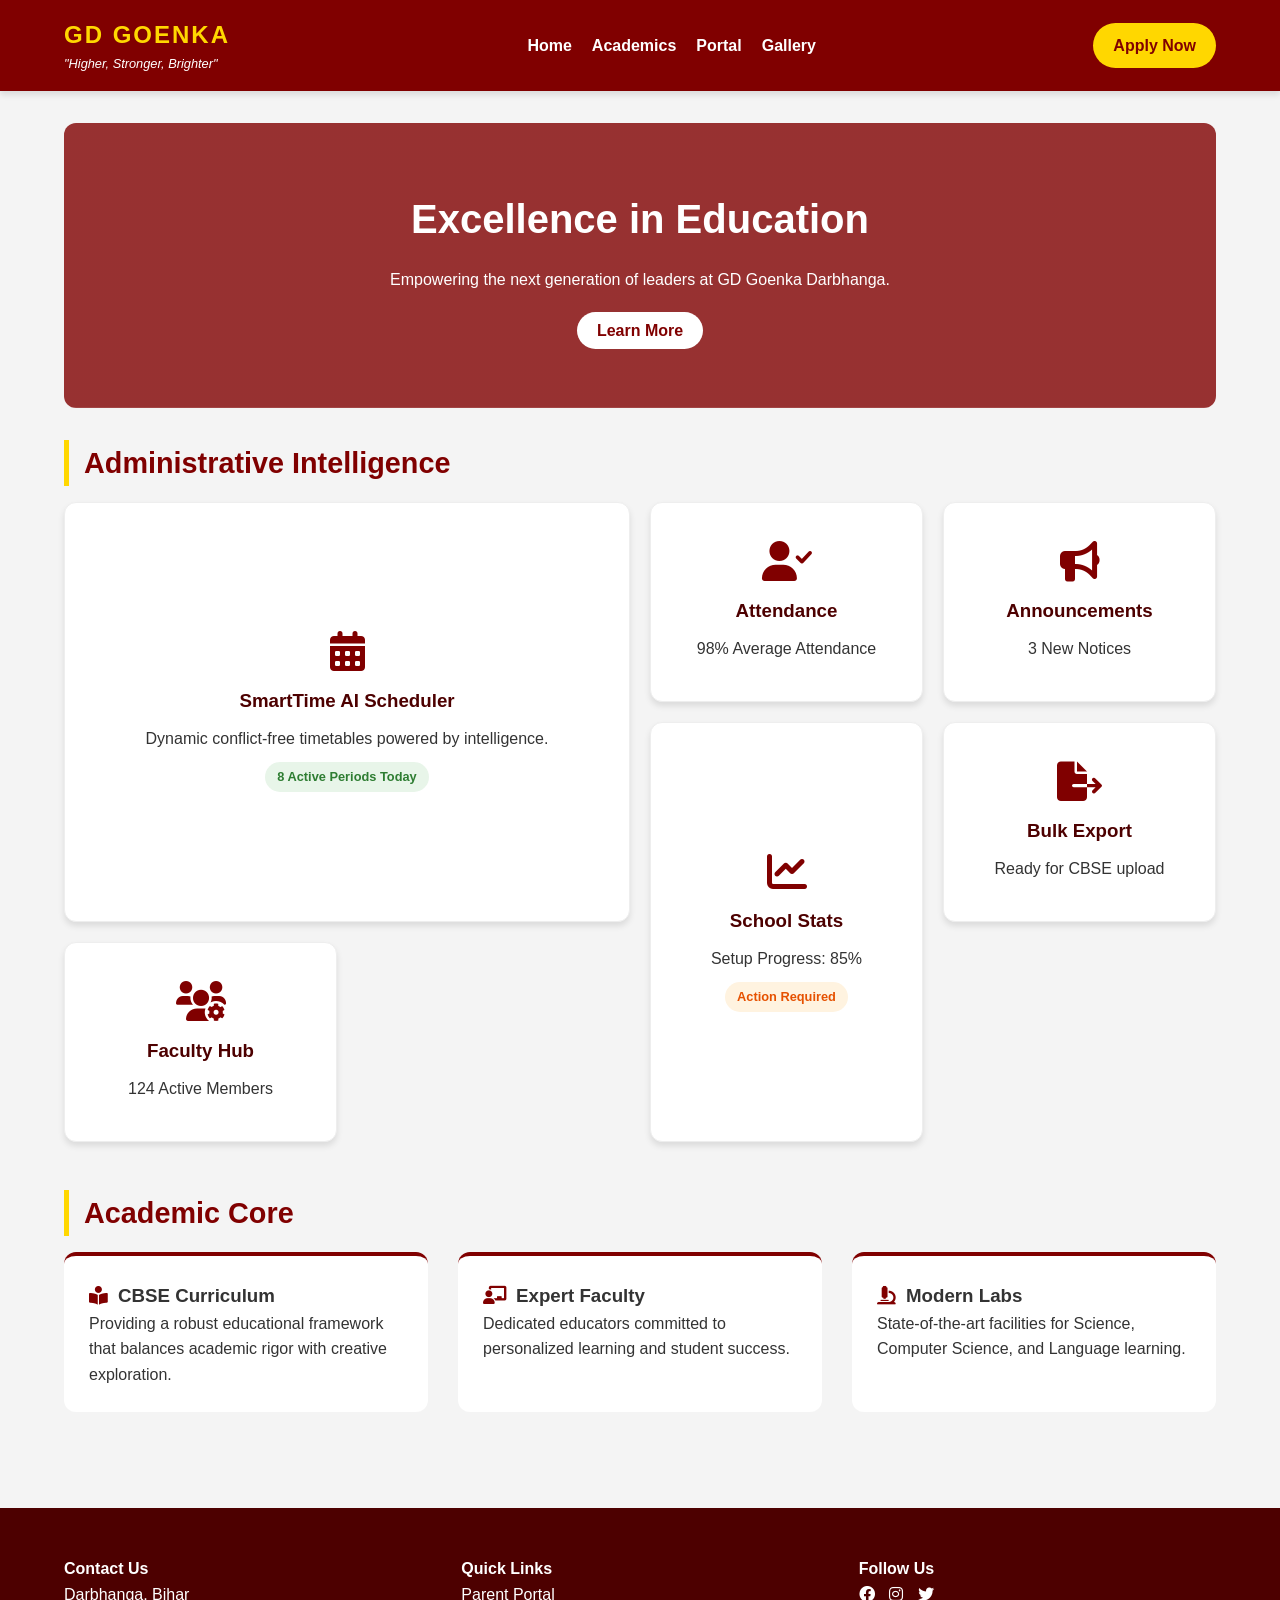
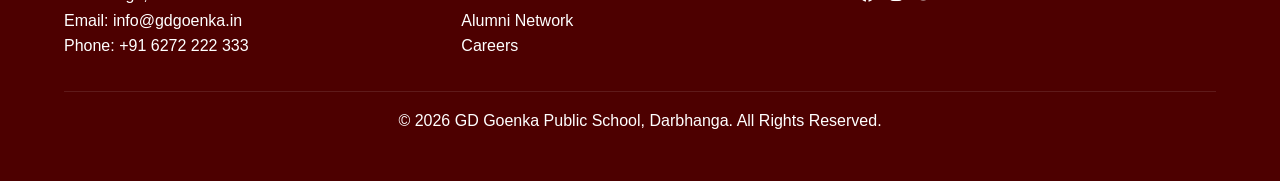
<file: gdgoenka_darbhanga.html>
<!DOCTYPE html>
<html lang="en">
<head>
    <meta charset="UTF-8">
    <meta name="viewport" content="width=device-width, initial-scale=1.0">
    <title>GD Goenka Public School, Darbhanga | Redesign</title>
    <link rel="stylesheet" href="gdgoenka_darbhanga.css">
    <!-- Font Awesome for Icons -->
    <link rel="stylesheet" href="https://cdnjs.cloudflare.com/ajax/libs/font-awesome/6.0.0/css/all.min.css">
</head>
<body>

    <header>
        <div class="logo-section">
            <h1>GD GOENKA</h1>
            <p>"Higher, Stronger, Brighter"</p>
        </div>
        <nav>
            <ul>
                <li><a href="#home">Home</a></li>
                <li><a href="#academics">Academics</a></li>
                <li><a href="#dashboard">Portal</a></li>
                <li><a href="#gallery">Gallery</a></li>
            </ul>
        </nav>
        <a href="#apply" class="cta-btn">Apply Now</a>
    </header>

    <main>
        <section id="home" class="hero">
            <h2>Excellence in Education</h2>
            <p>Empowering the next generation of leaders at GD Goenka Darbhanga.</p>
            <br>
            <a href="#academics" class="cta-btn" style="background-color: var(--white); color: var(--maroon);">Learn More</a>
        </section>

        <h2 class="dashboard-title" id="dashboard">Administrative Intelligence</h2>
        <section class="bento-grid">
            <div class="bento-item large">
                <i class="fas fa-calendar-alt"></i>
                <h3>SmartTime AI Scheduler</h3>
                <p>Dynamic conflict-free timetables powered by intelligence.</p>
                <div class="status-badge">8 Active Periods Today</div>
            </div>
            
            <div class="bento-item">
                <i class="fas fa-user-check"></i>
                <h3>Attendance</h3>
                <p>98% Average Attendance</p>
            </div>
            
            <div class="bento-item">
                <i class="fas fa-bullhorn"></i>
                <h3>Announcements</h3>
                <p>3 New Notices</p>
            </div>

            <div class="bento-item medium">
                <i class="fas fa-chart-line"></i>
                <h3>School Stats</h3>
                <p>Setup Progress: 85%</p>
                <div class="status-badge" style="background:#fff3e0; color:#e65100;">Action Required</div>
            </div>

            <div class="bento-item">
                <i class="fas fa-file-export"></i>
                <h3>Bulk Export</h3>
                <p>Ready for CBSE upload</p>
            </div>

            <div class="bento-item">
                <i class="fas fa-users-cog"></i>
                <h3>Faculty Hub</h3>
                <p>124 Active Members</p>
            </div>
        </section>

        <h2 class="dashboard-title" id="academics">Academic Core</h2>
        <section class="academic-section">
            <div class="academic-card">
                <h3><i class="fas fa-book-reader" style="color:var(--maroon); margin-right:10px;"></i>CBSE Curriculum</h3>
                <p>Providing a robust educational framework that balances academic rigor with creative exploration.</p>
            </div>
            <div class="academic-card">
                <h3><i class="fas fa-chalkboard-teacher" style="color:var(--maroon); margin-right:10px;"></i>Expert Faculty</h3>
                <p>Dedicated educators committed to personalized learning and student success.</p>
            </div>
            <div class="academic-card">
                <h3><i class="fas fa-microscope" style="color:var(--maroon); margin-right:10px;"></i>Modern Labs</h3>
                <p>State-of-the-art facilities for Science, Computer Science, and Language learning.</p>
            </div>
        </section>
    </main>

    <footer>
        <div class="footer-content">
            <div>
                <h4>Contact Us</h4>
                <p>Darbhanga, Bihar</p>
                <p>Email: info@gdgoenka.in</p>
                <p>Phone: +91 6272 222 333</p>
            </div>
            <div>
                <h4>Quick Links</h4>
                <p><a href="#" style="color:white; text-decoration:none;">Parent Portal</a></p>
                <p><a href="#" style="color:white; text-decoration:none;">Alumni Network</a></p>
                <p><a href="#" style="color:white; text-decoration:none;">Careers</a></p>
            </div>
            <div>
                <h4>Follow Us</h4>
                <p>
                    <i class="fab fa-facebook" style="margin-right:10px;"></i>
                    <i class="fab fa-instagram" style="margin-right:10px;"></i>
                    <i class="fab fa-twitter"></i>
                </p>
            </div>
        </div>
        <hr style="border:0; border-top:1px solid rgba(255,255,255,0.1); margin-bottom:1rem;">
        <p>&copy; 2026 GD Goenka Public School, Darbhanga. All Rights Reserved.</p>
    </footer>

</body>
</html>
</file>
<file: gdgoenka_darbhanga.css>
:root {
    --maroon: #800000;
    --gold: #FFD700;
    --dark-maroon: #4D0000;
    --light-gray: #f4f4f4;
    --white: #ffffff;
    --black: #333333;
    --shadow: 0 4px 6px rgba(0,0,0,0.1);
    --border-radius: 12px;
}

* {
    margin: 0;
    padding: 0;
    box-sizing: border-box;
}

body {
    font-family: 'Segoe UI', Tahoma, Geneva, Verdana, sans-serif;
    line-height: 1.6;
    color: var(--black);
    background-color: var(--light-gray);
}

header {
    background-color: var(--maroon);
    color: var(--gold);
    padding: 1rem 5%;
    display: flex;
    justify-content: space-between;
    align-items: center;
    position: sticky;
    top: 0;
    z-index: 1000;
    box-shadow: var(--shadow);
}

.logo-section h1 {
    font-size: 1.5rem;
    text-transform: uppercase;
    letter-spacing: 2px;
}

.logo-section p {
    font-size: 0.8rem;
    font-style: italic;
    color: var(--white);
}

nav ul {
    display: flex;
    list-style: none;
}

nav ul li {
    margin-left: 20px;
}

nav ul li a {
    color: var(--white);
    text-decoration: none;
    font-weight: 600;
    transition: color 0.3s;
}

nav ul li a:hover {
    color: var(--gold);
}

.cta-btn {
    background-color: var(--gold);
    color: var(--maroon);
    padding: 10px 20px;
    border-radius: 25px;
    font-weight: bold;
    text-decoration: none;
    transition: transform 0.2s, background-color 0.3s;
}

.cta-btn:hover {
    background-color: var(--white);
    transform: scale(1.05);
}

main {
    padding: 2rem 5%;
}

.hero {
    text-align: center;
    padding: 4rem 0;
    background: linear-gradient(rgba(128,0,0,0.8), rgba(128,0,0,0.8)), url('https://images.unsplash.com/photo-1546410531-bb4caa1b424d?auto=format&fit=crop&w=1350&q=80');
    background-size: cover;
    background-position: center;
    color: var(--white);
    border-radius: var(--border-radius);
    margin-bottom: 2rem;
}

.hero h2 {
    font-size: 2.5rem;
    margin-bottom: 1rem;
}

/* Bento Grid Dashboard */
.dashboard-title {
    margin: 2rem 0 1rem;
    font-size: 1.8rem;
    color: var(--maroon);
    border-left: 5px solid var(--gold);
    padding-left: 15px;
}

.bento-grid {
    display: grid;
    grid-template-columns: repeat(auto-fit, minmax(250px, 1fr));
    grid-auto-rows: 200px;
    gap: 20px;
    margin-bottom: 3rem;
}

.bento-item {
    background: var(--white);
    padding: 20px;
    border-radius: var(--border-radius);
    box-shadow: var(--shadow);
    display: flex;
    flex-direction: column;
    justify-content: center;
    align-items: center;
    text-align: center;
    transition: transform 0.3s;
    border: 1px solid #eee;
}

.bento-item:hover {
    transform: translateY(-5px);
    border-color: var(--gold);
}

.bento-item.large {
    grid-column: span 2;
    grid-row: span 2;
}

.bento-item.medium {
    grid-row: span 2;
}

.bento-item i {
    font-size: 2.5rem;
    color: var(--maroon);
    margin-bottom: 15px;
}

.bento-item h3 {
    margin-bottom: 10px;
    color: var(--dark-maroon);
}

.status-badge {
    background: #e8f5e9;
    color: #2e7d32;
    padding: 5px 12px;
    border-radius: 15px;
    font-size: 0.8rem;
    font-weight: bold;
    margin-top: 10px;
}

/* Academic Core */
.academic-section {
    display: flex;
    gap: 30px;
    flex-wrap: wrap;
}

.academic-card {
    flex: 1;
    min-width: 300px;
    background: var(--white);
    padding: 25px;
    border-radius: var(--border-radius);
    border-top: 4px solid var(--maroon);
}

footer {
    background: var(--dark-maroon);
    color: var(--white);
    padding: 3rem 5%;
    margin-top: 4rem;
    text-align: center;
}

.footer-content {
    display: grid;
    grid-template-columns: repeat(auto-fit, minmax(200px, 1fr));
    gap: 40px;
    text-align: left;
    margin-bottom: 2rem;
}

@media (max-width: 768px) {
    header {
        flex-direction: column;
        padding: 1rem;
    }
    
    nav ul {
        margin: 1rem 0;
    }
    
    .bento-item.large {
        grid-column: span 1;
        grid-row: span 1;
    }
    
    .bento-item.medium {
        grid-row: span 1;
    }
    
    .hero h2 {
        font-size: 1.8rem;
    }
}
</file>
